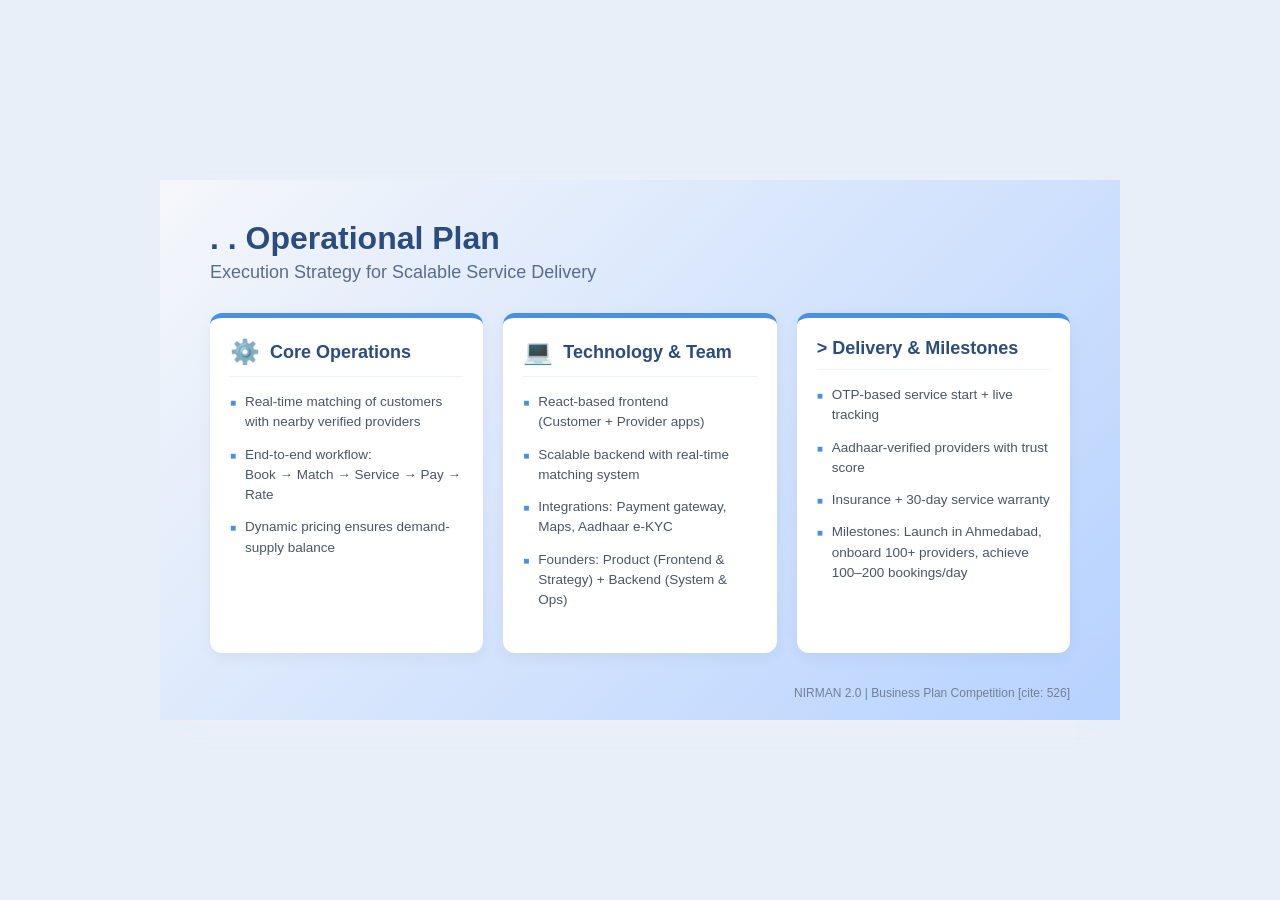
<file: temp.html>
<!DOCTYPE html>
<html lang="en">
<head>
<meta charset="UTF-8">
<meta name="viewport" content="width=device-width, initial-scale=1.0">
<title>ServEase - Operational Plan Slide</title>
<style>
  body {
    margin: 0;
    font-family: 'Segoe UI', Roboto, Helvetica, Arial, sans-serif;
    background: #e9eff9; /* Fallback for older browsers */
    display: flex;
    justify-content: center;
    align-items: center;
    min-height: 100vh;
  }
  
  /* Slide Dimensions (Standard 16:9 Pitch Deck Ratio) */
  .slide-container {
    background: linear-gradient(135deg, #f5f7fa 0%, #b6d2ff 100%);
    width: 960px;
    height: 540px;
    box-shadow: 0 10px 30px rgba(237, 236, 236, 0.15);
    position: relative;
    overflow: hidden;
    padding: 40px 50px;
    box-sizing: border-box;
  }

  .header {
    margin-bottom: 30px;
  }

  .title {
    font-size: 32px;
    font-weight: 800;
    color: #2b4c7e;
    margin: 0 0 5px 0;
  }

  .subtitle {
    font-size: 18px;
    color: #5a6c8a;
    margin: 0;
    font-weight: 500;
  }

  /* 3-Column Layout */
  .columns-wrapper {
    display: flex;
    gap: 20px;
    height: 340px;
  }

  /* Modern UI Cards */
  .column-card {
    flex: 1;
    background: #ffffff;
    border-radius: 12px;
    padding: 20px;
    box-shadow: 0 4px 15px rgba(0,0,0,0.05);
    border-top: 5px solid #4a90e2; /* ServEase Blue Theme */
    display: flex;
    flex-direction: column;
  }

  .col-title {
    font-size: 18px;
    font-weight: bold;
    color: #2b4c7e;
    margin-bottom: 15px;
    display: flex;
    align-items: center;
    gap: 10px;
    border-bottom: 1px solid #edf2f7;
    padding-bottom: 10px;
  }

  .icon {
    font-size: 24px;
  }

  /* Bullet Points */
  ul {
    list-style-type: none;
    padding: 0;
    margin: 0;
  }

  li {
    font-size: 13.5px;
    line-height: 1.5;
    color: #4a5568;
    margin-bottom: 12px;
    position: relative;
    padding-left: 15px;
  }

  li::before {
    content: "■";
    color: #4a90e2;
    font-size: 10px;
    position: absolute;
    left: 0;
    top: 3px;
  }

  .footer {
    position: absolute;
    bottom: 20px;
    right: 50px;
    font-size: 12px;
    color: #718096;
    font-weight: 500;
  }
</style>
</head>
<body>

  <div class="slide-container">
    <div class="header">
      <h1 class="title">. .  Operational Plan</h1>
      <p class="subtitle">Execution Strategy for Scalable Service Delivery</p>
    </div>
    
    <div class="columns-wrapper">
      
      <div class="column-card">
        <div class="col-title"><span class="icon">⚙️</span> Core Operations</div>
        <ul>
          <li>Real-time matching of customers with nearby verified providers</li>
          <li>End-to-end workflow: <br>Book → Match → Service → Pay → Rate </li>
          <li>Dynamic pricing ensures demand-supply balance </li>
        </ul>
      </div>
      
      <div class="column-card">
        <div class="col-title"><span class="icon">💻</span> Technology & Team</div>
        <ul>
          <li>React-based frontend <br>(Customer + Provider apps) </li>
          <li>Scalable backend with real-time matching system </li>
          <li>Integrations: Payment gateway, Maps, Aadhaar e-KYC </li>
          <li>Founders: Product (Frontend & Strategy) + Backend (System & Ops) </li>
        </ul>
      </div>
      
      <div class="column-card">
        <div class="col-title">> Delivery & Milestones</div>
        <ul>
          <li>OTP-based service start + live tracking </li>
          <li>Aadhaar-verified providers with trust score </li>
          <li>Insurance + 30-day service warranty </li>
          <li>Milestones: Launch in Ahmedabad, onboard 100+ providers, achieve 100–200 bookings/day </li>
        </ul>
      </div>

    </div>
    
    <div class="footer">NIRMAN 2.0 | Business Plan Competition [cite: 526]</div>
  </div>

</body>
</html>
</file>
